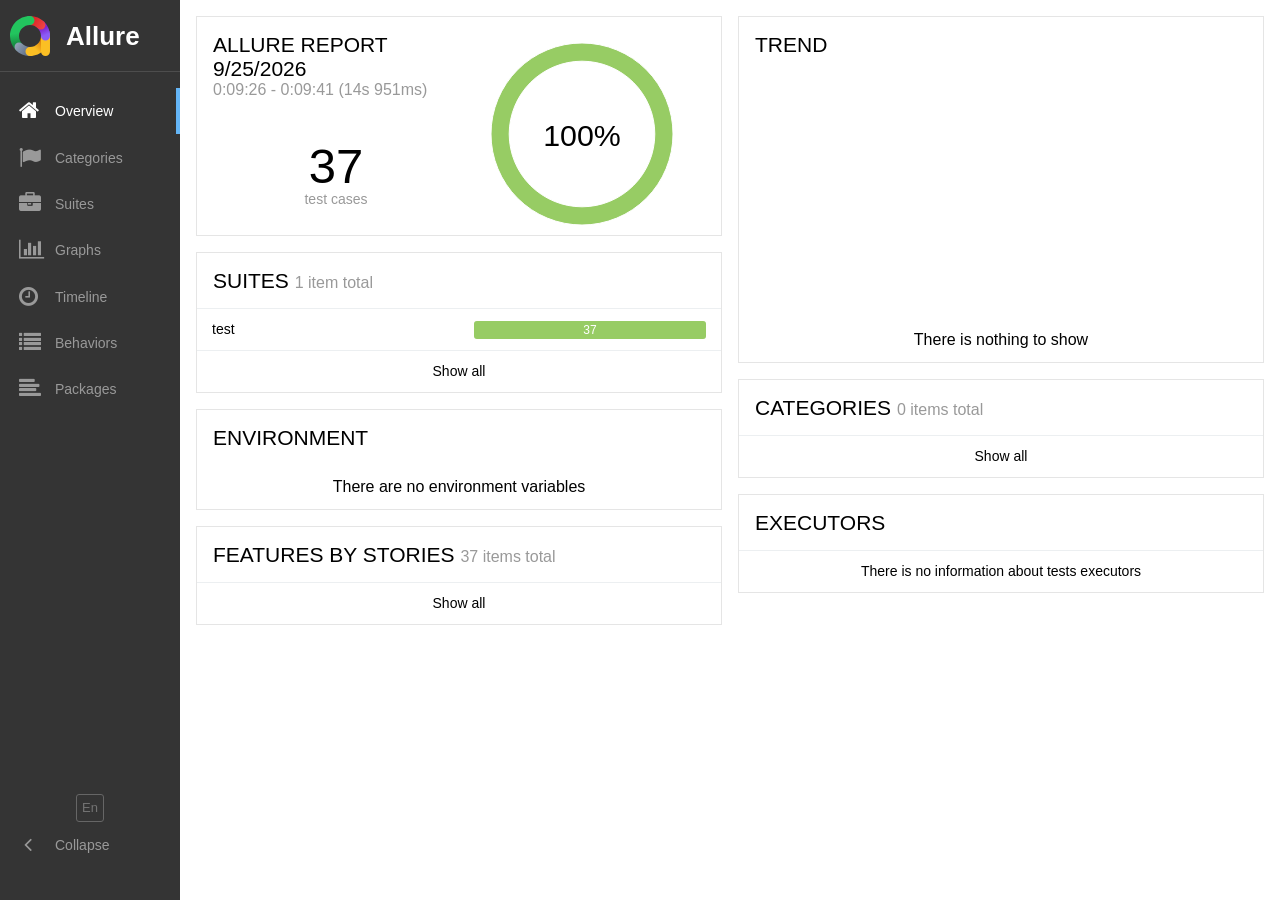
<file: index.html>
<!DOCTYPE html>
<html dir="ltr" lang="en">
<head>
    <meta charset="utf-8">
    <title>Allure Report</title>
    <link rel="icon" href="favicon.ico">
    <link rel="stylesheet" type="text/css" href="styles.css">
    <link rel="stylesheet" type="text/css" href="plugin/screen-diff/styles.css">
</head>
<body>
    <div id="alert"></div>
    <div id="content">
        <span class="spinner">
            <span class="spinner__circle"></span>
        </span>
    </div>
    <div id="popup"></div>
    <script src="app.js"></script>
    <script src="plugin/behaviors/index.js"></script>
    <script src="plugin/packages/index.js"></script>
    <script src="plugin/screen-diff/index.js"></script>
    <script async src="https://www.googletagmanager.com/gtag/js?id=G-FVWC4GKEYS"></script>
    <script>
        window.dataLayer = window.dataLayer || [];
        function gtag(){dataLayer.push(arguments);}
        gtag('js', new Date());
        gtag('config', 'G-FVWC4GKEYS', {
          'allureVersion': '2.30.0',
          'reportUuid': '6f7fd8e9-718c-450c-a3e4-82ede84079cb',
          'single_file': false
        });
    </script>
</body>
</html>
</file>
<file: plugin/screen-diff/styles.css>
.screen-diff__switchers {
  margin-bottom: 1em;
}

.screen-diff__switchers label + label {
  margin-left: 1em;
}

.screen-diff__overlay {
  position: relative;
  cursor: col-resize;
}

.screen-diff__container {
  overflow-x: auto;
}

.screen-diff__image-over {
  top: 0;
  left: 0;
  bottom: 0;
  background: #fff;
  position: absolute;
  overflow: hidden;
  box-shadow: 2px 0 1px -1px #aaa;
}

.screen-diff-error {
  color: #fd5a3e;
}
</file>
